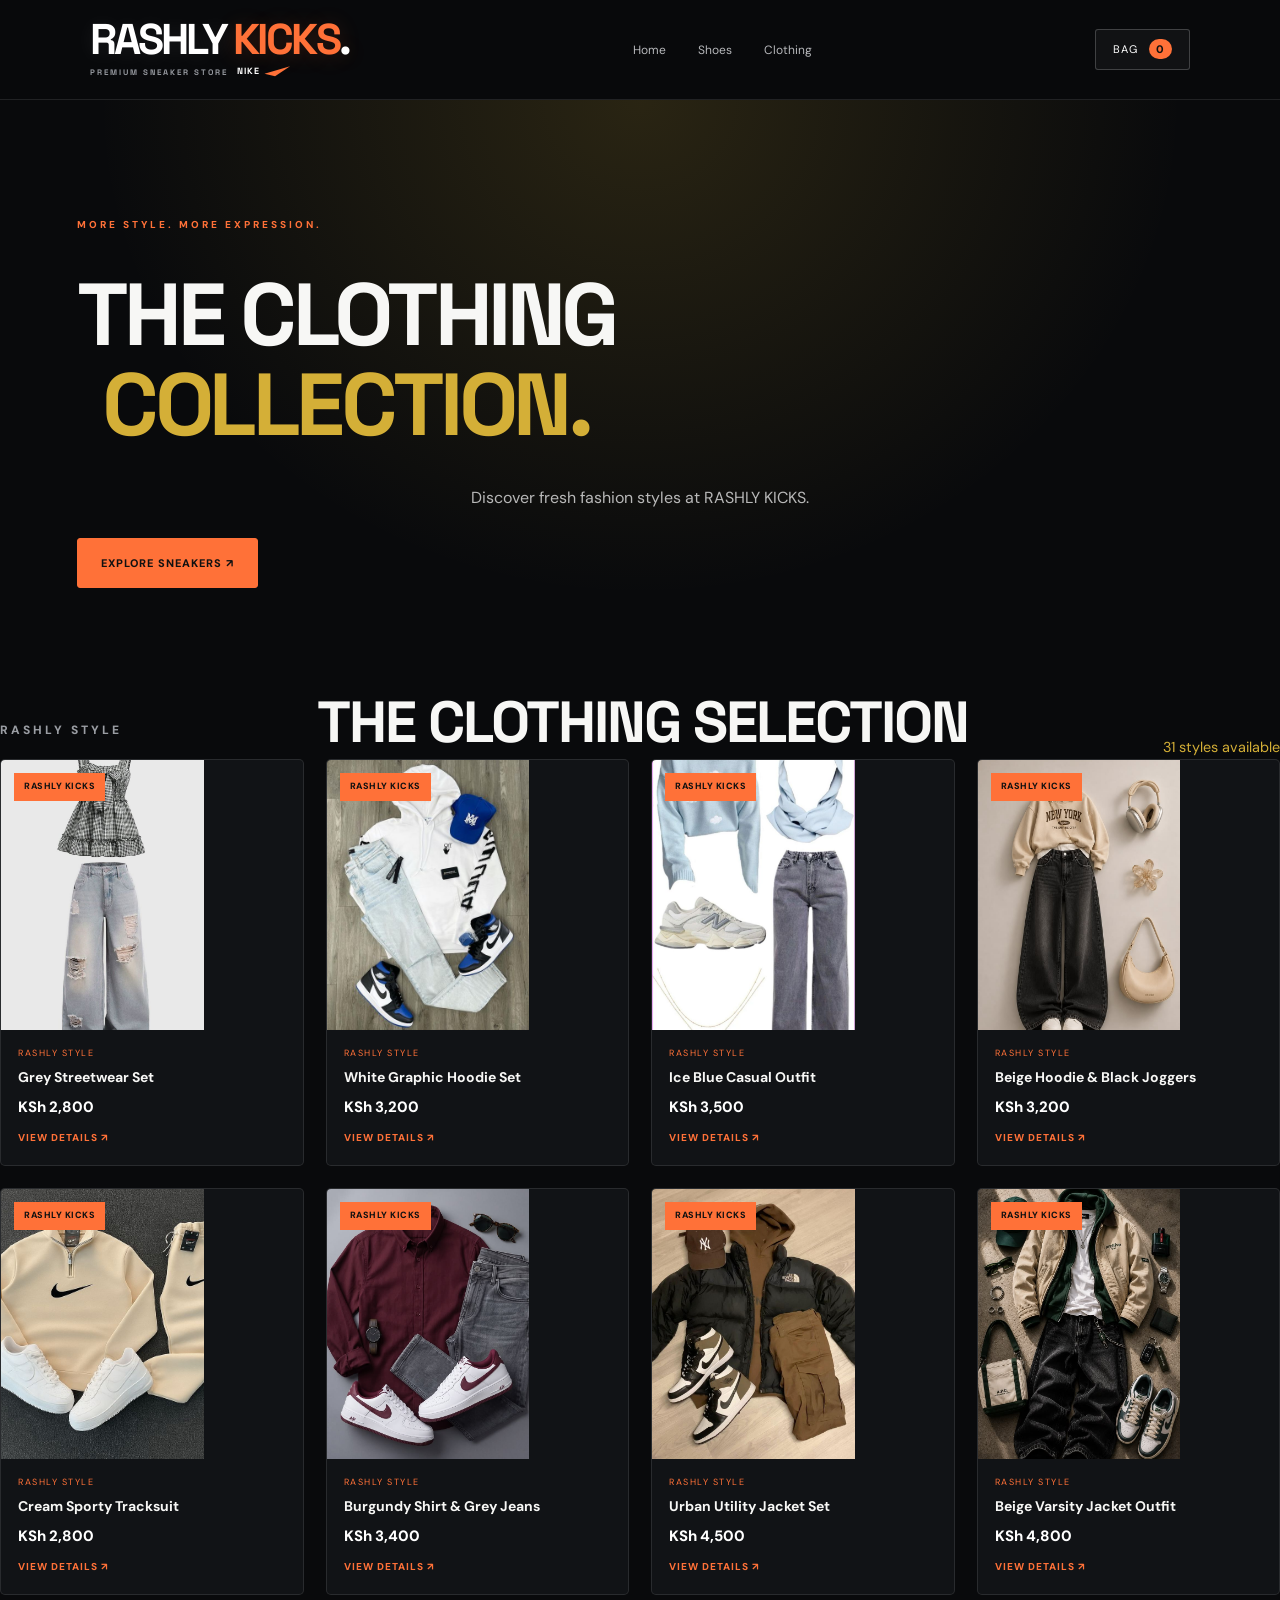
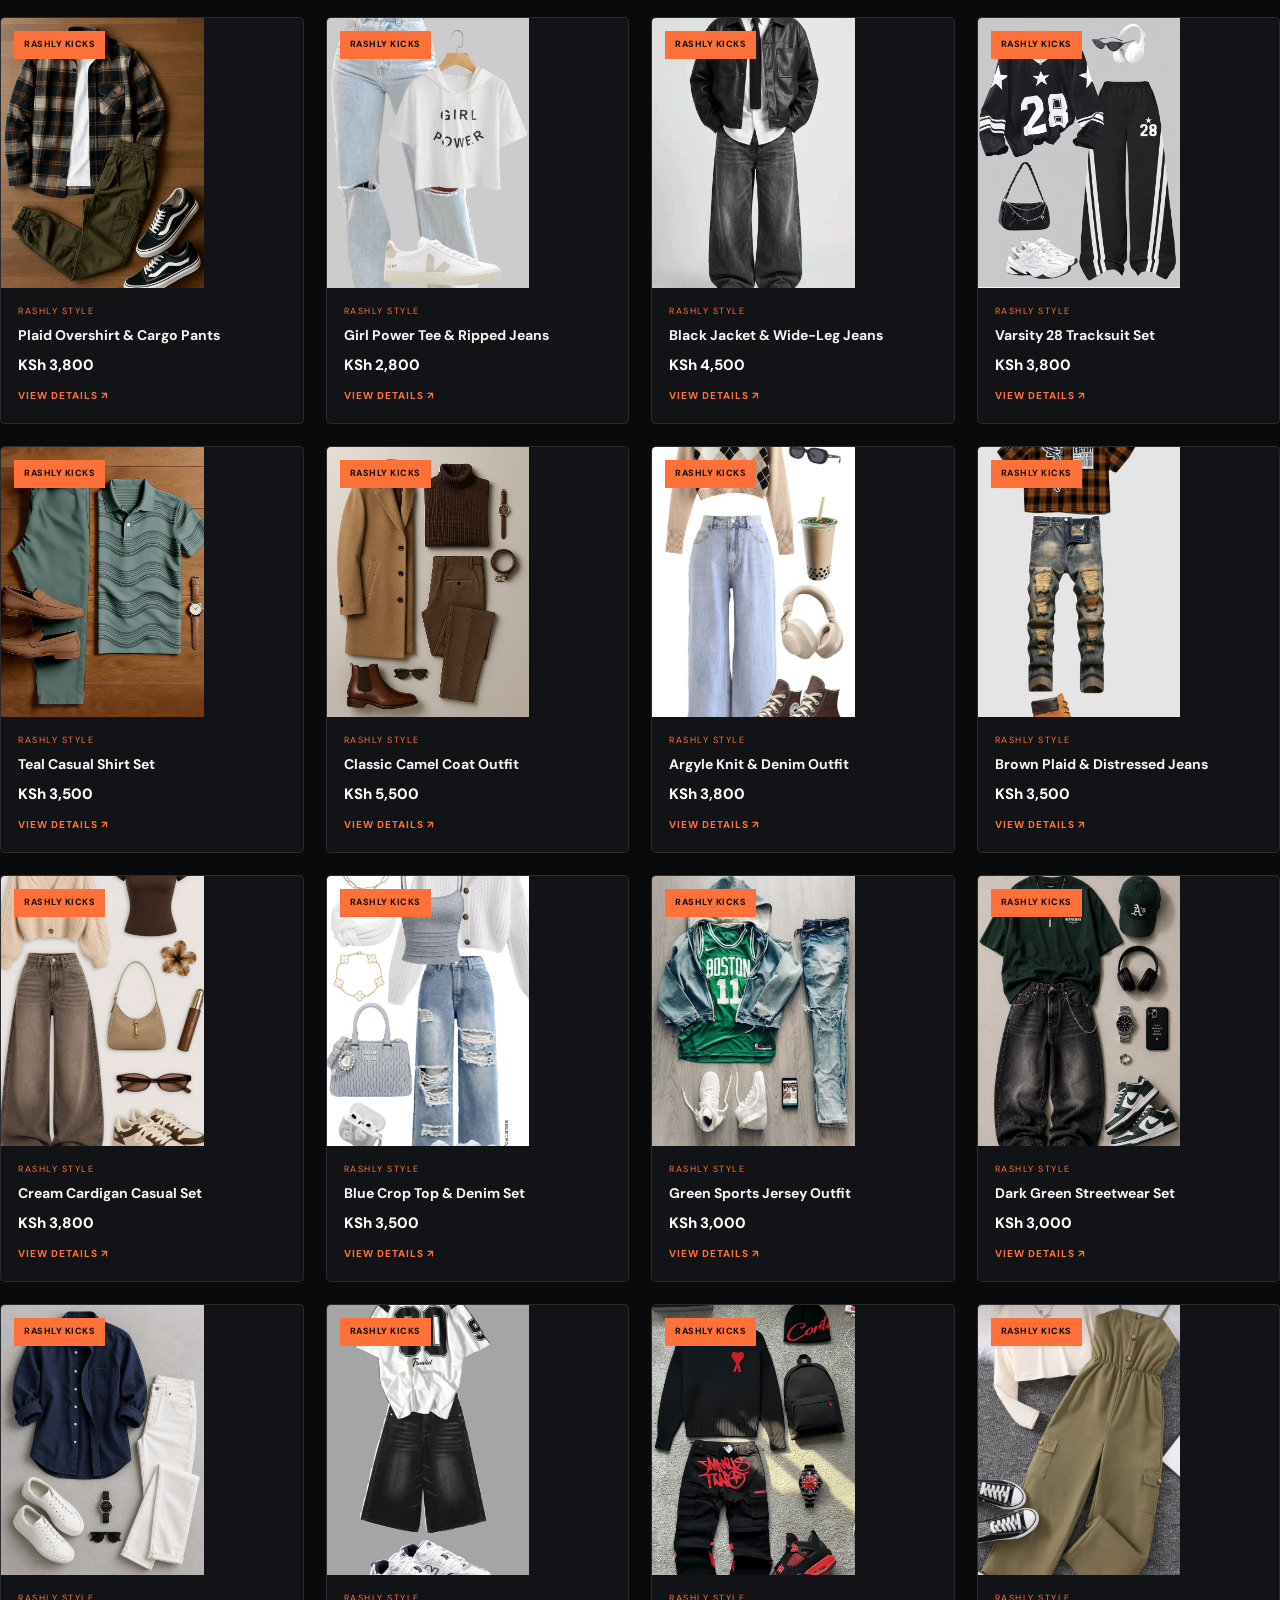
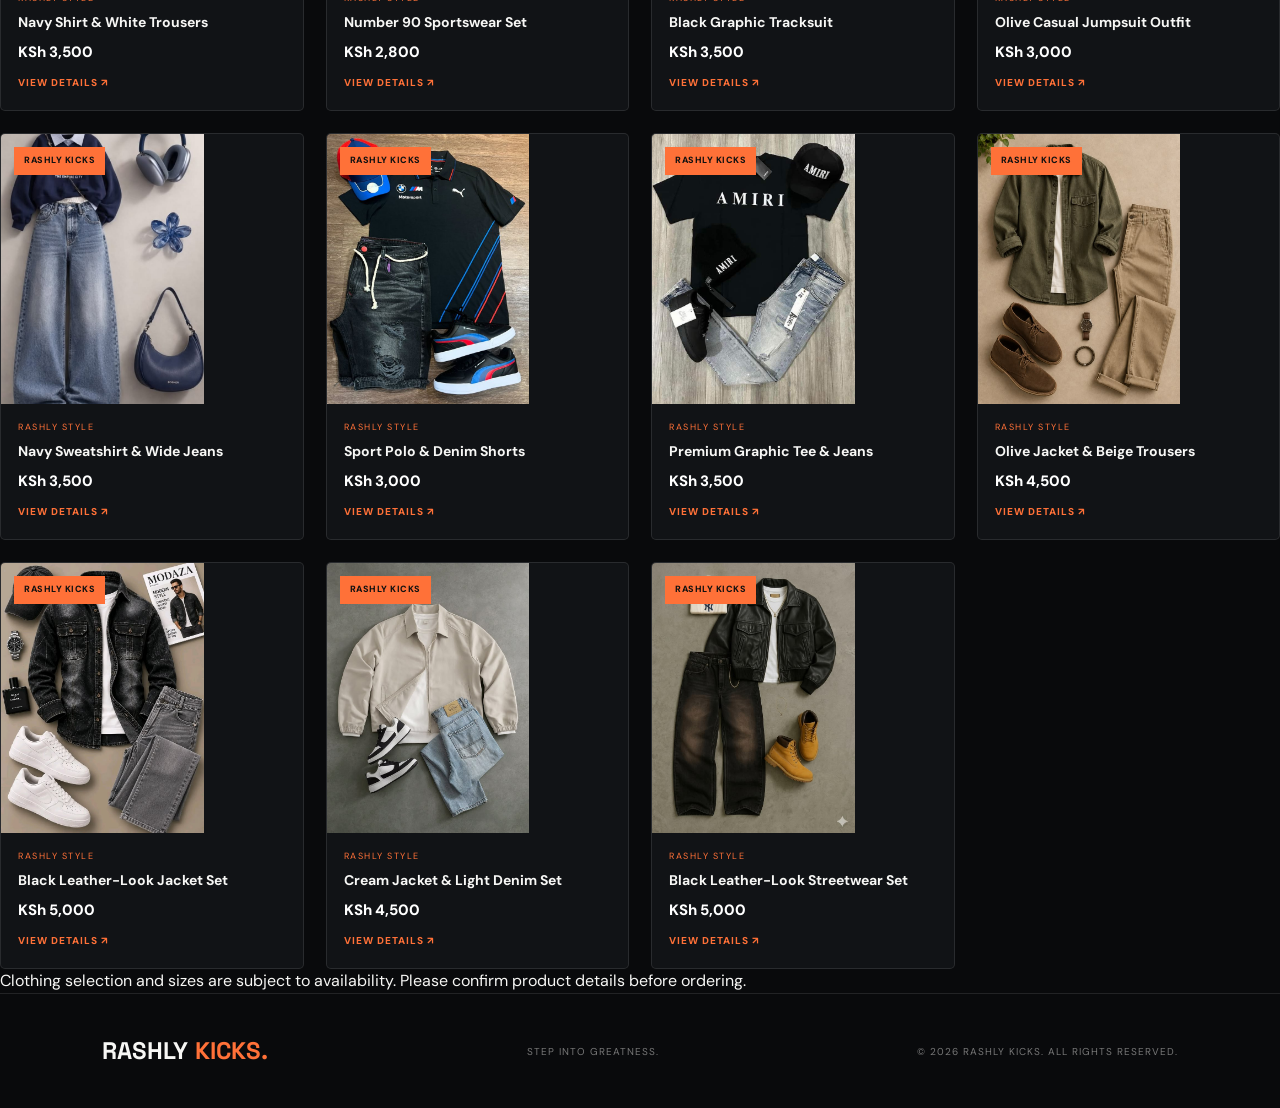
<file: clothing.html>
<!DOCTYPE html>
<html lang="en">
<head>
<meta charset="UTF-8">
<meta name="viewport" content="width=device-width, initial-scale=1">
<meta name="theme-color" content="#090a0c">
<title>Clothing | RASHLY KICKS</title>
<link rel="preconnect" href="https://fonts.googleapis.com">
<link href="https://fonts.googleapis.com/css2?family=DM+Sans:wght@400;500;600;700;800&family=Space+Grotesk:wght@400;500;600;700&display=swap" rel="stylesheet">
<link rel="stylesheet" href="css/style.css">
</head>
<body class="clothing-page" data-store-category="clothing">
<header class="header">
  <a class="logo" href="index.html" aria-label="Rashly Kicks home">
  <span class="brand-word">RASHLY</span>
  <span class="brand-kicks">KICKS<span class="brand-dot">.</span></span>
  <span class="brand-tagline">
    PREMIUM SNEAKER STORE
    <span class="brand-nike">NIKE
      <svg viewBox="0 0 60 24" aria-label="Nike Swoosh" role="img">
        <path d="M3 16.5 56 1 25 22 3 16.5Z" fill="currentColor"/>
      </svg>
    </span>
  </span>
</a>
  <nav>
    <a href="index.html">Home</a>
    <a href="shoes.html">Shoes</a>
    <a href="clothing.html">Clothing</a>
  </nav>
  <button class="cart-button" id="cart-toggle">BAG <span id="cart-count">0</span></button>
</header>


<main>
  <section class="clothing-hero">
    <p class="eyebrow">MORE STYLE. MORE EXPRESSION.</p>
    <h1>THE CLOTHING<br><span>COLLECTION.</span></h1>
    <p>Discover fresh fashion styles at RASHLY KICKS.</p>
    <a href="shoes.html" class="primary-button">EXPLORE SNEAKERS ↗</a>
  </section>

  <section class="product-section">
    <div class="section-heading">
      <p class="eyebrow">RASHLY STYLE</p>
      <h2>THE CLOTHING SELECTION</h2>
      <p id="catalogue-count">Loading clothing...</p>
    </div>
    <div class="product-grid" id="product-grid"></div>
    <p class="catalogue-note">
      Clothing selection and sizes are subject to availability.
      Please confirm product details before ordering.
    </p>
  </section>
</main>


<footer>
  <a class="logo" href="index.html">RASHLY<span>KICKS.</span></a>
  <p>STEP INTO GREATNESS.</p>
  <small>© 2026 RASHLY KICKS. ALL RIGHTS RESERVED.</small>
</footer>

<div class="cart-overlay" id="cart-overlay"></div>
<aside class="cart-panel" id="cart-panel">
  <div class="cart-heading"><h2>YOUR BAG</h2><button id="cart-close">✕</button></div>
  <div id="cart-items" class="cart-items"></div>
  <div class="cart-bottom">
    <div class="total-row"><span>TOTAL</span><strong id="cart-total">KSh 0</strong></div>
    <button id="checkout" class="primary-button checkout-button">ORDER ON WHATSAPP ↗</button>
  </div>
</aside>

<script src="js/products.js"></script>
<script src="js/store.js"></script>
</body>
</html>
</file>
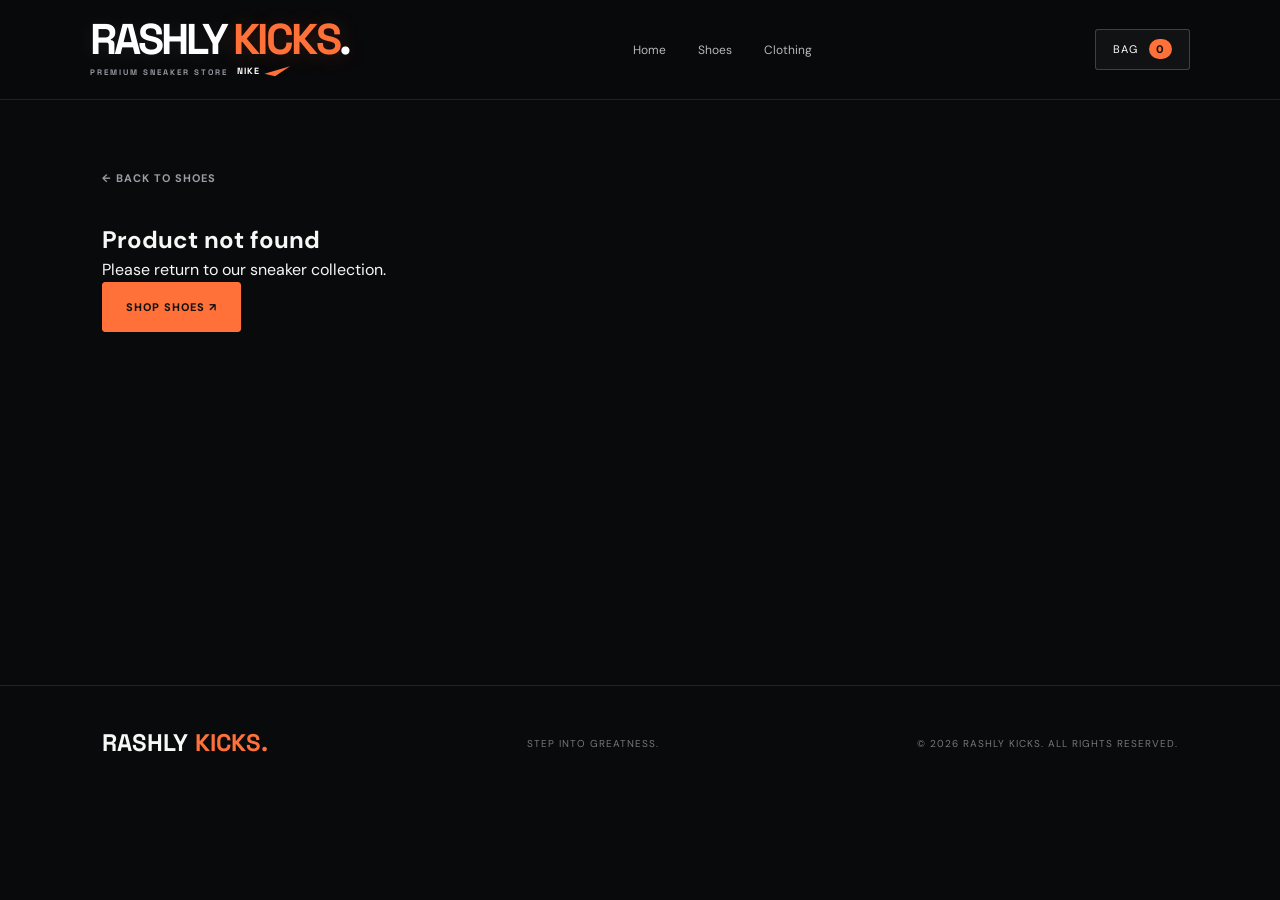
<file: product.html>
<!DOCTYPE html>
<html lang="en">
<head>
<meta charset="UTF-8">
<meta name="viewport" content="width=device-width, initial-scale=1">
<meta name="theme-color" content="#090a0c">
<title>Shoe Details | RASHLY KICKS</title>
<link rel="preconnect" href="https://fonts.googleapis.com">
<link href="https://fonts.googleapis.com/css2?family=DM+Sans:wght@400;500;600;700;800&family=Space+Grotesk:wght@400;500;600;700&display=swap" rel="stylesheet">
<link rel="stylesheet" href="css/style.css">
</head>
<body>
<header class="header">
  <a class="logo" href="index.html" aria-label="Rashly Kicks home">
  <span class="brand-word">RASHLY</span>
  <span class="brand-kicks">KICKS<span class="brand-dot">.</span></span>
  <span class="brand-tagline">
    PREMIUM SNEAKER STORE
    <span class="brand-nike">NIKE
      <svg viewBox="0 0 60 24" aria-label="Nike Swoosh" role="img">
        <path d="M3 16.5 56 1 25 22 3 16.5Z" fill="currentColor"/>
      </svg>
    </span>
  </span>
</a>
  <nav>
    <a href="index.html">Home</a>
    <a href="shoes.html">Shoes</a>
    <a href="clothing.html">Clothing</a>
  </nav>
  <button class="cart-button" id="cart-toggle">BAG <span id="cart-count">0</span></button>
</header>

<main>
<section class="product-detail-section">
  <a class="back-link" href="shoes.html">← BACK TO SHOES</a>
  <div id="product-detail">
    <p class="eyebrow">RASHLY KICKS COLLECTION</p>
    <p>Loading product details...</p>
  </div>
</section>
</main>

<footer>
  <a class="logo" href="index.html">RASHLY<span>KICKS.</span></a>
  <p>STEP INTO GREATNESS.</p>
  <small>© 2026 RASHLY KICKS. ALL RIGHTS RESERVED.</small>
</footer>

<div class="cart-overlay" id="cart-overlay"></div>
<aside class="cart-panel" id="cart-panel">
  <div class="cart-heading"><h2>YOUR BAG</h2><button id="cart-close">✕</button></div>
  <div id="cart-items" class="cart-items"></div>
  <div class="cart-bottom">
    <div class="total-row"><span>TOTAL</span><strong id="cart-total">KSh 0</strong></div>
    <button id="checkout" class="primary-button checkout-button">ORDER ON WHATSAPP ↗</button>
  </div>
</aside>

<script src="js/products.js"></script>
<script src="js/store.js"></script>
</body>
</html>
</file>
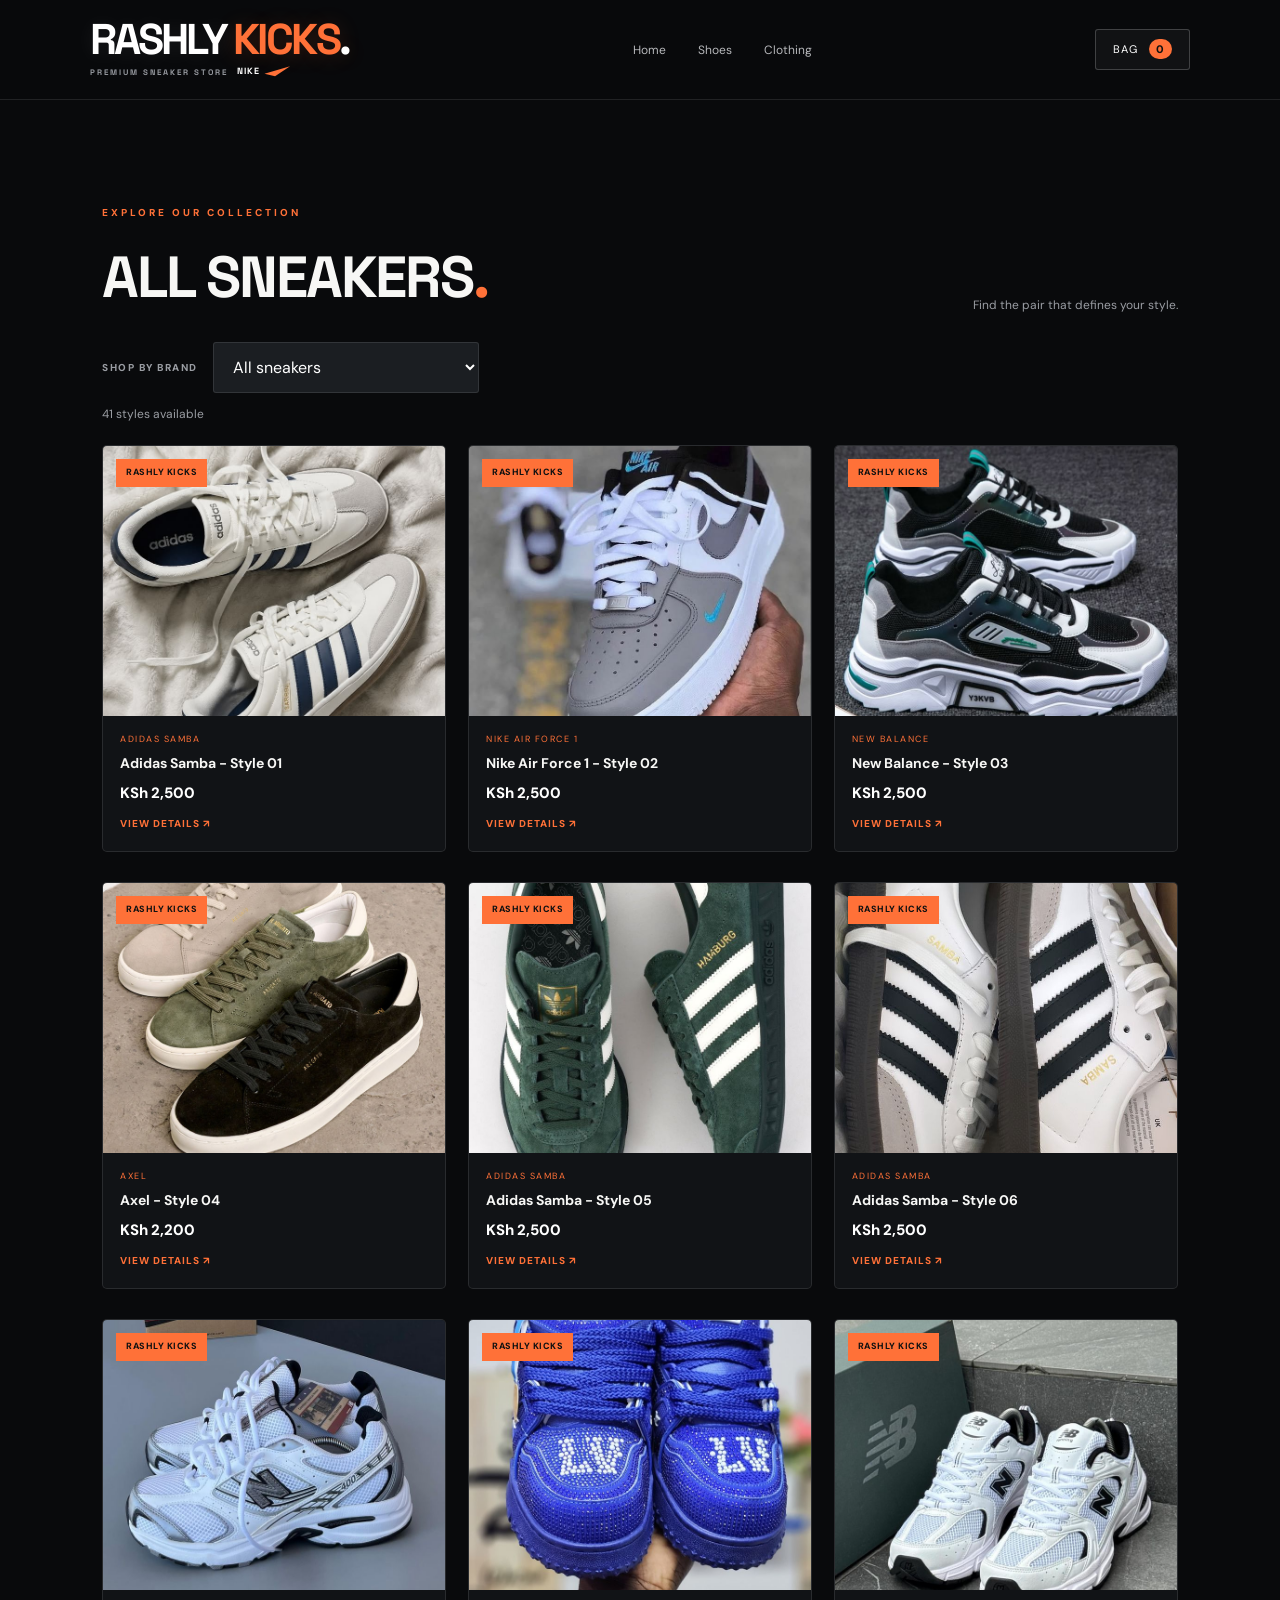
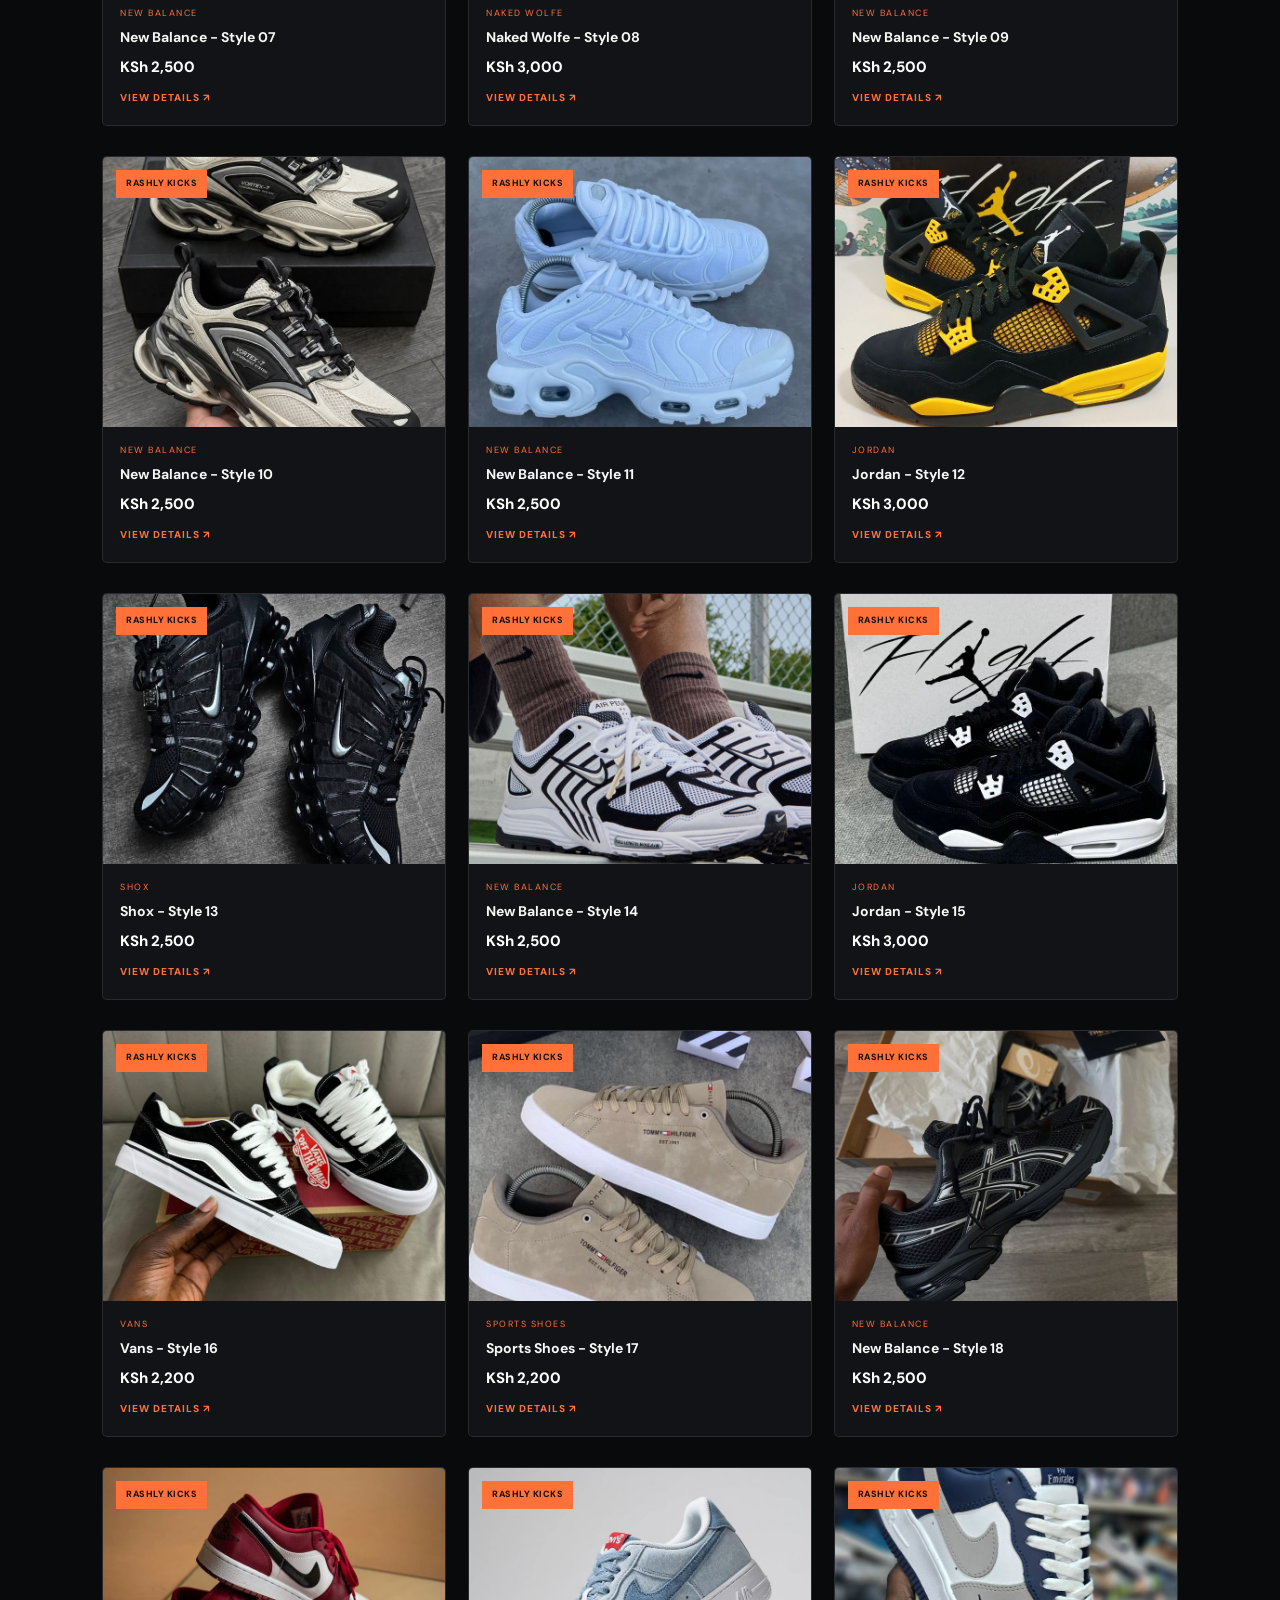
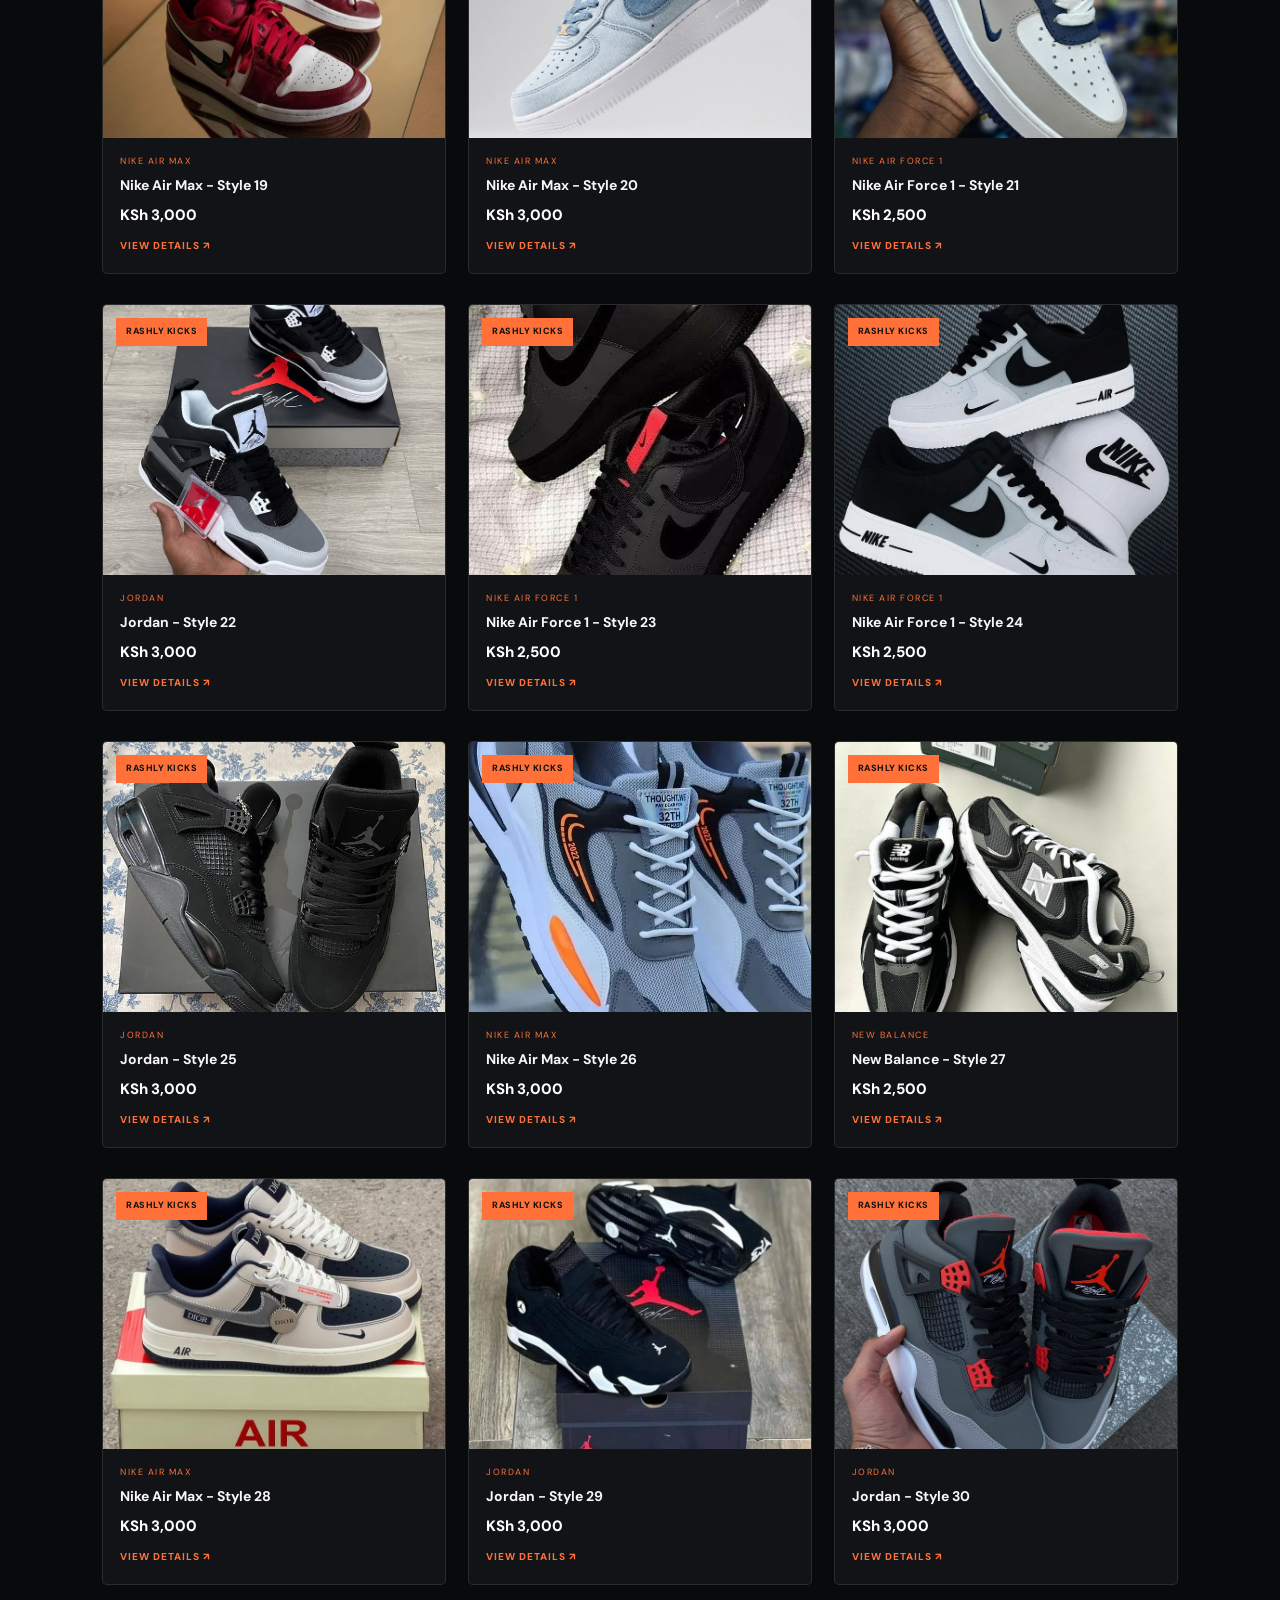
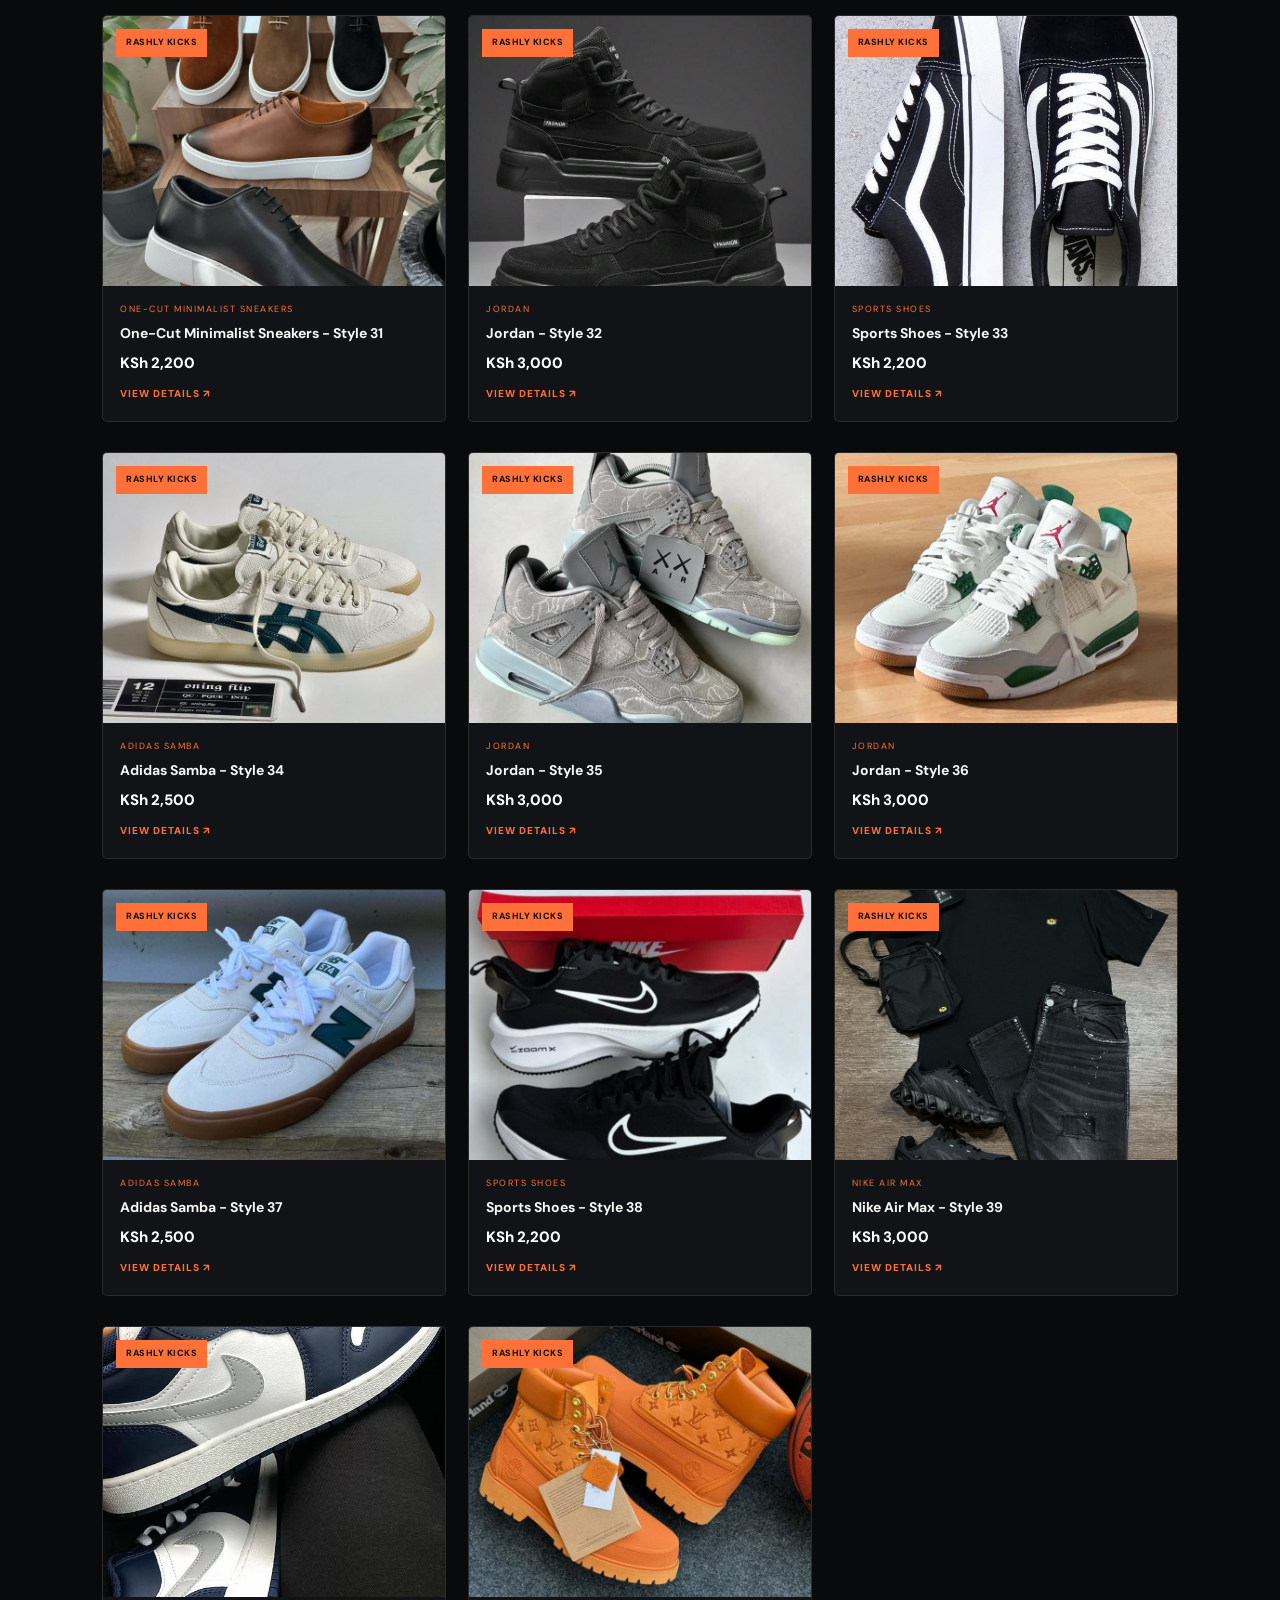
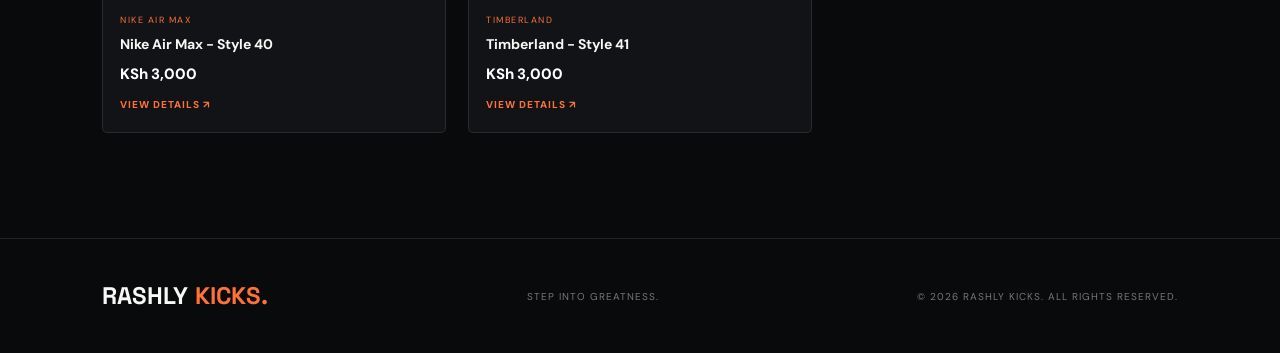
<file: shoes.html>
<!DOCTYPE html>
<html lang="en">
<head>
<meta charset="UTF-8">
<meta name="viewport" content="width=device-width, initial-scale=1">
<meta name="theme-color" content="#090a0c">
<title>Shop Sneakers | RASHLY KICKS</title>
<link rel="preconnect" href="https://fonts.googleapis.com">
<link href="https://fonts.googleapis.com/css2?family=DM+Sans:wght@400;500;600;700;800&family=Space+Grotesk:wght@400;500;600;700&display=swap" rel="stylesheet">
<link rel="stylesheet" href="css/style.css">
</head>
<body data-store-category="shoes">
<header class="header">
  <a class="logo" href="index.html" aria-label="Rashly Kicks home">
  <span class="brand-word">RASHLY</span>
  <span class="brand-kicks">KICKS<span class="brand-dot">.</span></span>
  <span class="brand-tagline">
    PREMIUM SNEAKER STORE
    <span class="brand-nike">NIKE
      <svg viewBox="0 0 60 24" aria-label="Nike Swoosh" role="img">
        <path d="M3 16.5 56 1 25 22 3 16.5Z" fill="currentColor"/>
      </svg>
    </span>
  </span>
</a>
  <nav>
    <a href="index.html">Home</a>
    <a href="shoes.html">Shoes</a>
    <a href="clothing.html">Clothing</a>
  </nav>
  <button class="cart-button" id="cart-toggle">BAG <span id="cart-count">0</span></button>
</header>

<main>
<section class="shop-section">
  <div class="section-heading">
    <div>
      <p class="eyebrow">EXPLORE OUR COLLECTION</p>
      <h2>ALL SNEAKERS<span>.</span></h2>
    </div>
    <p>Find the pair that defines your style.</p>
  </div>
  <div class="catalogue-tools">
    <label for="brand-filter">SHOP BY BRAND</label>
    <select id="brand-filter">
      <option value="All">All sneakers</option>
      <option>Adidas Samba</option>
      <option>Nike Air Force 1</option>
      <option>Nike Air Max</option>
      <option>Jordan</option>
      <option>New Balance</option>
      <option>Timberland</option>
      <option>Naked Wolfe</option>
      <option>Sports Shoes</option>
      <option>Axel</option>
      <option>Shox</option>
      <option>Vans</option>
      <option>One-Cut Minimalist Sneakers</option>
    </select>
  </div>
  <p id="catalogue-count" class="catalogue-count">41 styles available</p>
  <div class="product-grid" id="product-grid"></div>
</section>
</main>

<footer>
  <a class="logo" href="index.html">RASHLY<span>KICKS.</span></a>
  <p>STEP INTO GREATNESS.</p>
  <small>© 2026 RASHLY KICKS. ALL RIGHTS RESERVED.</small>
</footer>

<div class="cart-overlay" id="cart-overlay"></div>
<aside class="cart-panel" id="cart-panel">
  <div class="cart-heading"><h2>YOUR BAG</h2><button id="cart-close">✕</button></div>
  <div id="cart-items" class="cart-items"></div>
  <div class="cart-bottom">
    <div class="total-row"><span>TOTAL</span><strong id="cart-total">KSh 0</strong></div>
    <button id="checkout" class="primary-button checkout-button">ORDER ON WHATSAPP ↗</button>
  </div>
</aside>

<script src="js/products.js"></script>
<script src="js/store.js"></script>
</body>
</html>
</file>
<file: css/style.css>
:root {
  --bg: #090a0c;
  --panel: #141619;
  --panel2: #1b1e22;
  --white: #f7f7f5;
  --muted: #9a9da3;
  --orange: #ff7138;
  --line: rgba(255,255,255,.10);
}

* { margin: 0; padding: 0; box-sizing: border-box; }

html { scroll-behavior: smooth; }

body {
  background: var(--bg);
  color: var(--white);
  font-family: 'DM Sans', sans-serif;
  line-height: 1.5;
}

a { color: inherit; text-decoration: none; }
button { font: inherit; cursor: pointer; }

.header {
  min-height: 78px;
  padding: 0 7%;
  display: flex;
  align-items: center;
  justify-content: space-between;
  gap: 20px;
  position: sticky;
  top: 0;
  z-index: 8;
  background: rgba(9,10,12,.88);
  backdrop-filter: blur(18px);
  border-bottom: 1px solid var(--line);
}

.logo {
  font: 800 24px 'Space Grotesk', sans-serif;
  letter-spacing: -1.5px;
}

.logo span, .section-heading h2 span { color: var(--orange); }

nav { display: flex; gap: 32px; }
nav a {
  color: #b7b8bb;
  font-size: 12px;
  transition: color .2s;
}
nav a:hover { color: var(--orange); }

.cart-button {
  background: rgba(255,255,255,.04);
  border: 1px solid rgba(255,255,255,.2);
  color: white;
  padding: 11px 17px;
  font-size: 11px;
  letter-spacing: 1px;
  border-radius: 3px;
}

.cart-button span {
  background: var(--orange);
  color: #111;
  border-radius: 30px;
  padding: 3px 7px;
  margin-left: 7px;
  font-weight: 800;
}

.hero {
  min-height: 610px;
  padding: 75px 8%;
  display: grid;
  grid-template-columns: 1fr 1fr;
  align-items: center;
  gap: 55px;
  position: relative;
  overflow: hidden;
  background:
    radial-gradient(ellipse at 80% 40%, rgba(255,113,56,.15), transparent 48%),
    linear-gradient(120deg,#090a0c,#111316);
}

.eyebrow {
  color: var(--orange);
  font-size: 10px;
  font-weight: 800;
  letter-spacing: 3px;
  margin-bottom: 20px;
}

.hero h1 {
  font: 700 clamp(48px,7vw,88px)/.98 'Space Grotesk',sans-serif;
  letter-spacing: -5px;
}

.hero h1 span { color: var(--orange); }

.hero-description {
  color: #aeb0b4;
  line-height: 1.9;
  max-width: 410px;
  font-size: 14px;
  margin: 26px 0;
}

.primary-button {
  display: inline-flex;
  align-items: center;
  justify-content: center;
  gap: 22px;
  padding: 16px 23px;
  border: 1px solid var(--orange);
  border-radius: 3px;
  background: var(--orange);
  color: #111;
  font-size: 11px;
  font-weight: 800;
  letter-spacing: 1px;
  transition: .25s;
}

.primary-button:hover {
  background: transparent;
  color: var(--orange);
  transform: translateY(-3px);
}

.hero-note {
  color: #73767b;
  font-size: 9px;
  letter-spacing: 2px;
  margin-top: 60px;
}

.hero-image { position: relative; }
.hero-image img {
  width: 100%;
  max-height: 430px;
  object-fit: cover;
  border-radius: 5px;
  transform: rotate(-3deg);
  box-shadow: 0 25px 80px #000b;
}

.image-tag {
  position: absolute;
  bottom: 0;
  right: -12px;
  background: var(--orange);
  color: #111;
  padding: 16px 22px;
  font-size: 10px;
  line-height: 1.8;
  letter-spacing: 1px;
  box-shadow: 0 10px 35px #0008;
}

.hero-number {
  position: absolute;
  bottom: 20px;
  right: 8%;
  color: #73767b;
  font-size: 10px;
}

.benefits {
  background: var(--orange);
  color: #111;
  padding: 19px 6%;
  display: flex;
  justify-content: space-around;
  gap: 20px;
  flex-wrap: wrap;
  font-size: 10px;
  font-weight: 800;
  letter-spacing: 1px;
}

.shop-section { padding: 105px 8%; }

.section-heading {
  display: flex;
  align-items: end;
  justify-content: space-between;
  gap: 20px;
}

.section-heading h2 {
  font: 700 clamp(35px,5vw,58px) 'Space Grotesk',sans-serif;
  letter-spacing: -2px;
}

.section-heading > p { color: var(--muted); font-size: 12px; }

.filters {
  display: flex;
  gap: 10px;
  flex-wrap: wrap;
  margin: 35px 0;
}

.filter {
  background: transparent;
  border: 1px solid #36393e;
  border-radius: 3px;
  color: #aaa;
  padding: 11px 18px;
  font-size: 11px;
  transition: .2s;
}

.filter.active, .filter:hover {
  background: var(--orange);
  color: #111;
  border-color: var(--orange);
}

.product-grid {
  display: grid;
  grid-template-columns: repeat(3,minmax(0,1fr));
  gap: 30px 22px;
}

.product-card {
  min-width: 0;
  background: #111316;
  border: 1px solid var(--line);
  border-radius: 5px;
  overflow: hidden;
  transition: transform .3s,border-color .3s,box-shadow .3s;
}

.product-card:hover {
  transform: translateY(-6px);
  border-color: rgba(255,113,56,.5);
  box-shadow: 0 18px 45px #0007;
}

.product-image {
  position: relative;
  background: var(--panel2);
  height: 270px;
  overflow: hidden;
}

.product-image img {
  width: 100%;
  height: 100%;
  object-fit: cover;
  display: block;
  transition: transform .45s;
}

.product-card:hover .product-image img { transform: scale(1.07); }

.product-tag {
  position: absolute;
  z-index: 1;
  top: 13px;
  left: 13px;
  background: var(--orange);
  color: #111;
  font-size: 9px;
  font-weight: 800;
  padding: 7px 10px;
  letter-spacing: .5px;
}

.product-info { padding: 17px; }

.product-category {
  color: var(--orange);
  font-size: 9px;
  text-transform: uppercase;
  letter-spacing: 1.5px;
  margin-bottom: 6px;
}

.product-info h3 { font-size: 14px; margin-bottom: 8px; }

.product-price {
  font-size: 15px;
  color: white;
  font-weight: 800;
}

.add-button {
  width: 100%;
  margin-top: 17px;
  padding: 12px;
  border: 1px solid #484b50;
  border-radius: 3px;
  background: transparent;
  color: white;
  font-size: 10px;
  font-weight: 800;
  letter-spacing: 1px;
  transition: .2s;
}

.add-button:hover {
  background: var(--orange);
  color: #111;
  border-color: var(--orange);
}

.statement {
  text-align: center;
  padding: 105px 20px;
  background:
    radial-gradient(ellipse at center,rgba(255,113,56,.12),transparent 65%),
    linear-gradient(120deg,#17191c,#0d0e10);
  border-top: 1px solid var(--line);
  border-bottom: 1px solid var(--line);
}

.statement h2 {
  font: 700 clamp(35px,6vw,65px)/1.1 'Space Grotesk',sans-serif;
  letter-spacing: -3px;
}

.statement h2 span { color: var(--orange); }

.statement > p:not(.eyebrow) {
  color: #999;
  margin: 22px auto 28px;
  font-size: 13px;
  max-width: 450px;
  line-height: 1.8;
}

.store-location {
  padding: 75px 8%;
  display: grid;
  grid-template-columns: 1fr 1fr;
  gap: 35px;
  background: #101215;
}

.store-location h2 {
  font: 700 34px 'Space Grotesk',sans-serif;
  margin-bottom: 15px;
}

.store-location p {
  color: #a5a7aa;
  font-size: 13px;
  line-height: 1.9;
}

.store-contact {
  border: 1px solid var(--line);
  border-radius: 5px;
  padding: 25px;
  background: rgba(255,255,255,.025);
}

.store-contact strong {
  display: block;
  color: var(--orange);
  font-size: 10px;
  letter-spacing: 2px;
  margin-bottom: 7px;
}

.store-contact p { margin-bottom: 18px; }

.store-contact a { color: white; }
.store-contact a:hover { color: var(--orange); }

footer {
  padding: 45px 8%;
  display: flex;
  align-items: center;
  justify-content: space-between;
  flex-wrap: wrap;
  gap: 20px;
  border-top: 1px solid var(--line);
}

footer p, footer small {
  color: #777;
  font-size: 10px;
  letter-spacing: 1px;
}

.cart-overlay {
  position: fixed;
  inset: 0;
  background: #000b;
  z-index: 9;
  opacity: 0;
  visibility: hidden;
  transition: .3s;
}

.cart-overlay.open { opacity: 1; visibility: visible; }

.cart-panel {
  position: fixed;
  z-index: 10;
  top: 0;
  right: -430px;
  width: min(410px,92%);
  height: 100%;
  background: #17191c;
  border-left: 1px solid var(--line);
  padding: 25px;
  display: flex;
  flex-direction: column;
  transition: right .3s ease;
}

.cart-panel.open { right: 0; }

.cart-heading, .total-row {
  display: flex;
  justify-content: space-between;
  align-items: center;
}

.cart-heading { padding-bottom: 22px; border-bottom: 1px solid #333; }
.cart-heading h2 { font: 700 22px 'Space Grotesk'; }
.cart-heading button { background: none; color: white; border: 0; font-size: 20px; }

.cart-items { flex: 1; overflow-y: auto; padding: 20px 0; }
.empty-cart { color: #888; font-size: 13px; }

.cart-item {
  display: flex;
  gap: 14px;
  align-items: center;
  padding: 13px 0;
  border-bottom: 1px solid #333;
}

.cart-item img {
  width: 75px;
  height: 75px;
  object-fit: cover;
  border-radius: 4px;
}

.cart-item-details { flex: 1; }
.cart-item h4 { font-size: 12px; margin-bottom: 5px; }
.cart-item p { color: var(--orange); font-size: 12px; font-weight: 700; }
.cart-item button { background: none; border: 0; color: #aaa; font-size: 11px; margin-top: 7px; }

.cart-bottom { border-top: 1px solid #333; padding-top: 22px; }
.total-row { margin-bottom: 20px; font-size: 13px; }
.total-row strong { color: var(--orange); font-size: 19px; }
.checkout-button { width: 100%; }

@media(max-width:750px) {
  .header { padding: 0 5%; min-height: 70px; }
  nav { gap: 13px; }
  nav a { font-size: 11px; }
  .logo { font-size: 19px; }
  .cart-button { padding: 9px 10px; font-size: 10px; }
  .hero { grid-template-columns: 1fr; padding: 60px 7% 75px; gap: 40px; }
  .hero h1 { letter-spacing: -3px; }
  .hero-image { max-width: 480px; width: 92%; margin: auto; }
  .hero-note { margin-top: 35px; }
  .benefits { justify-content: flex-start; padding: 18px 7%; }
  .shop-section { padding: 75px 6%; }
  .section-heading { align-items: flex-start; flex-direction: column; }
  .product-grid { grid-template-columns: repeat(2,minmax(0,1fr)); gap: 20px 12px; }
  .product-image { height: 185px; }
  .product-info { padding: 12px; }
  .product-info h3 { font-size: 12px; }
  .product-price { font-size: 13px; }
  .add-button { padding: 11px 5px; font-size: 9px; }
  .store-location { grid-template-columns: 1fr; padding: 60px 7%; }
  footer { flex-direction: column; align-items: flex-start; }
}

@media(max-width:380px) {
  nav { gap: 8px; }
  nav a { font-size: 10px; }
  .logo { font-size: 17px; }
  .product-image { height: 155px; }
  .product-info h3 { font-size: 11px; }
}

/* RASHLY KICKS MULTI-PAGE STORE */
.catalogue-tools {
  display: flex;
  align-items: center;
  flex-wrap: wrap;
  gap: 15px;
  margin: 28px 0 12px;
}
.catalogue-tools label {
  color: var(--muted);
  font-size: 10px;
  font-weight: 800;
  letter-spacing: 1.5px;
}
.catalogue-tools select,
.size-select {
  background: var(--panel2);
  color: white;
  border: 1px solid var(--line);
  border-radius: 3px;
  padding: 13px 15px;
  font: inherit;
  min-width: 190px;
}
.catalogue-count {
  color: var(--muted);
  font-size: 12px;
  margin: 12px 0 22px;
}
.product-card-link {
  display: block;
}
.product-card-link:focus-visible,
.back-link:focus-visible {
  outline: 2px solid var(--orange);
  outline-offset: 4px;
}
.view-product {
  display: inline-block;
  color: var(--orange);
  font-size: 10px;
  font-weight: 800;
  letter-spacing: 1px;
  margin-top: 12px;
}
.product-detail-section {
  padding: 65px 8% 100px;
  min-height: 65vh;
}
.back-link {
  display: inline-block;
  color: var(--muted);
  font-size: 11px;
  font-weight: 700;
  letter-spacing: 1px;
  margin-bottom: 35px;
}
.product-detail-layout {
  display: grid;
  grid-template-columns: minmax(0,1.1fr) minmax(0,.9fr);
  gap: 55px;
  align-items: center;
}
.product-detail-image {
  background: var(--panel2);
  border: 1px solid var(--line);
  border-radius: 5px;
  overflow: hidden;
}
.product-detail-image img {
  width: 100%;
  display: block;
  aspect-ratio: 1 / 1;
  object-fit: cover;
}
.product-detail-info .eyebrow { margin-bottom: 13px; }
.product-detail-info h1 {
  font: 700 clamp(30px,5vw,52px)/1.08 'Space Grotesk',sans-serif;
  margin-bottom: 16px;
}
.detail-price {
  color: var(--orange);
  font-size: 25px;
  font-weight: 800;
  margin: 18px 0;
}
.detail-description {
  color: var(--muted);
  font-size: 14px;
  line-height: 1.8;
  margin-bottom: 25px;
}
.size-label {
  display: block;
  font-size: 11px;
  font-weight: 800;
  letter-spacing: 1px;
  margin: 20px 0 10px;
}
.size-select { width: 100%; max-width: 320px; }
.detail-add-button {
  display: block;
  width: 100%;
  max-width: 320px;
  margin-top: 20px;
  border: 0;
  background: var(--orange);
  color: #111;
  padding: 16px;
  font-weight: 800;
  letter-spacing: 1px;
}
.detail-note {
  color: var(--muted);
  font-size: 11px;
  margin-top: 15px;
}
.clothing-hero {
  min-height: 65vh;
  padding: 100px 8%;
  display: flex;
  flex-direction: column;
  align-items: flex-start;
  justify-content: center;
  background: radial-gradient(ellipse at 80% 40%,rgba(255,113,56,.14),transparent 50%),#0d0f11;
}
.clothing-hero h1 {
  font: 700 clamp(42px,8vw,82px)/1 'Space Grotesk',sans-serif;
  letter-spacing: -3px;
  margin-bottom: 22px;
}
.clothing-hero h1 span { color: var(--orange); }
.clothing-hero > p:not(.eyebrow) {
  color: var(--muted);
  margin-bottom: 25px;
}
.coming-soon {
  border: 1px solid var(--line);
  color: var(--orange);
  padding: 13px 17px;
  font-size: 10px;
  font-weight: 800;
  letter-spacing: 1.5px;
  margin-top: 40px;
}
.cart-item-size {
  color: var(--muted);
  font-size: 11px;
  margin-top: 4px;
}
.cart-quantity {
  display: flex;
  align-items: center;
  gap: 10px;
  margin-top: 8px;
}
.cart-quantity button {
  background: var(--panel2);
  border: 1px solid var(--line);
  color: white;
  width: 27px;
  height: 27px;
}
@media(max-width:750px) {
  .product-detail-section { padding: 45px 6% 75px; }
  .product-detail-layout { grid-template-columns: 1fr; gap: 28px; }
  .product-detail-info h1 { font-size: 32px; }
  .clothing-hero { padding: 80px 7%; }
  .catalogue-tools { align-items: flex-start; flex-direction: column; }
  .catalogue-tools select { width: 100%; }
}

/* RASHLY KICKS MULTI-PAGE STORE */
.catalogue-tools {
  display: flex;
  align-items: center;
  flex-wrap: wrap;
  gap: 15px;
  margin: 28px 0 12px;
}
.catalogue-tools label {
  color: var(--muted);
  font-size: 10px;
  font-weight: 800;
  letter-spacing: 1.5px;
}
.catalogue-tools select,
.size-select {
  background: var(--panel2);
  color: white;
  border: 1px solid var(--line);
  border-radius: 3px;
  padding: 13px 15px;
  font: inherit;
  min-width: 190px;
}
.catalogue-count {
  color: var(--muted);
  font-size: 12px;
  margin: 12px 0 22px;
}
.product-card-link {
  display: block;
}
.product-card-link:focus-visible,
.back-link:focus-visible {
  outline: 2px solid var(--orange);
  outline-offset: 4px;
}
.view-product {
  display: inline-block;
  color: var(--orange);
  font-size: 10px;
  font-weight: 800;
  letter-spacing: 1px;
  margin-top: 12px;
}
.product-detail-section {
  padding: 65px 8% 100px;
  min-height: 65vh;
}
.back-link {
  display: inline-block;
  color: var(--muted);
  font-size: 11px;
  font-weight: 700;
  letter-spacing: 1px;
  margin-bottom: 35px;
}
.product-detail-layout {
  display: grid;
  grid-template-columns: minmax(0,1.1fr) minmax(0,.9fr);
  gap: 55px;
  align-items: center;
}
.product-detail-image {
  background: var(--panel2);
  border: 1px solid var(--line);
  border-radius: 5px;
  overflow: hidden;
}
.product-detail-image img {
  width: 100%;
  display: block;
  aspect-ratio: 1 / 1;
  object-fit: cover;
}
.product-detail-info .eyebrow { margin-bottom: 13px; }
.product-detail-info h1 {
  font: 700 clamp(30px,5vw,52px)/1.08 'Space Grotesk',sans-serif;
  margin-bottom: 16px;
}
.detail-price {
  color: var(--orange);
  font-size: 25px;
  font-weight: 800;
  margin: 18px 0;
}
.detail-description {
  color: var(--muted);
  font-size: 14px;
  line-height: 1.8;
  margin-bottom: 25px;
}
.size-label {
  display: block;
  font-size: 11px;
  font-weight: 800;
  letter-spacing: 1px;
  margin: 20px 0 10px;
}
.size-select { width: 100%; max-width: 320px; }
.detail-add-button {
  display: block;
  width: 100%;
  max-width: 320px;
  margin-top: 20px;
  border: 0;
  background: var(--orange);
  color: #111;
  padding: 16px;
  font-weight: 800;
  letter-spacing: 1px;
}
.detail-note {
  color: var(--muted);
  font-size: 11px;
  margin-top: 15px;
}
.clothing-hero {
  min-height: 65vh;
  padding: 100px 8%;
  display: flex;
  flex-direction: column;
  align-items: flex-start;
  justify-content: center;
  background: radial-gradient(ellipse at 80% 40%,rgba(255,113,56,.14),transparent 50%),#0d0f11;
}
.clothing-hero h1 {
  font: 700 clamp(42px,8vw,82px)/1 'Space Grotesk',sans-serif;
  letter-spacing: -3px;
  margin-bottom: 22px;
}
.clothing-hero h1 span { color: var(--orange); }
.clothing-hero > p:not(.eyebrow) {
  color: var(--muted);
  margin-bottom: 25px;
}
.coming-soon {
  border: 1px solid var(--line);
  color: var(--orange);
  padding: 13px 17px;
  font-size: 10px;
  font-weight: 800;
  letter-spacing: 1.5px;
  margin-top: 40px;
}
.cart-item-size {
  color: var(--muted);
  font-size: 11px;
  margin-top: 4px;
}
.cart-quantity {
  display: flex;
  align-items: center;
  gap: 10px;
  margin-top: 8px;
}
.cart-quantity button {
  background: var(--panel2);
  border: 1px solid var(--line);
  color: white;
  width: 27px;
  height: 27px;
}
@media(max-width:750px) {
  .product-detail-section { padding: 45px 6% 75px; }
  .product-detail-layout { grid-template-columns: 1fr; gap: 28px; }
  .product-detail-info h1 { font-size: 32px; }
  .clothing-hero { padding: 80px 7%; }
  .catalogue-tools { align-items: flex-start; flex-direction: column; }
  .catalogue-tools select { width: 100%; }
}


/* RASHLY KICKS — PREMIUM BRAND IDENTITY */
.header {
  min-height: 100px;
  padding-top: 10px;
  padding-bottom: 10px;
}

.logo {
  display: grid;
  grid-template-columns: auto auto;
  align-items: end;
  justify-content: start;
  column-gap: 7px;
  row-gap: 1px;
  flex-shrink: 0;
  line-height: 1;
  letter-spacing: 0;
}

.logo .brand-word {
  color: #fff;
  font-family: 'Space Grotesk', sans-serif;
  font-size: clamp(29px, 3.5vw, 43px);
  font-weight: 900;
  letter-spacing: -2.8px;
  line-height: .9;
  text-shadow: 0 2px 20px rgba(255,255,255,.09);
}

.logo .brand-kicks {
  color: var(--orange);
  font-family: 'Space Grotesk', sans-serif;
  font-size: clamp(29px, 3.5vw, 43px);
  font-weight: 900;
  letter-spacing: -2.5px;
  line-height: .9;
  text-shadow: 0 2px 22px rgba(255,113,56,.2);
}

.logo .brand-dot {
  color: #fff;
}

.logo .brand-tagline {
  grid-column: 1 / -1;
  display: flex;
  align-items: center;
  gap: 9px;
  margin-top: 5px;
  color: #96999f;
  font-size: 8px;
  font-weight: 800;
  letter-spacing: 2px;
}

.logo .brand-nike {
  display: inline-flex;
  align-items: center;
  gap: 3px;
  color: #fff;
  font-size: 9px;
  font-weight: 900;
  letter-spacing: 1px;
}

.logo .brand-nike svg {
  width: 29px;
  height: 13px;
  color: var(--orange);
  display: block;
}

@media(max-width:750px) {
  .header {
    display: grid;
    grid-template-columns: minmax(0,1fr) auto;
    gap: 9px 8px;
    min-height: auto;
    padding: 12px 4%;
  }

  .logo {
    grid-column: 1;
    grid-row: 1;
  }

  .logo .brand-word,
  .logo .brand-kicks {
    font-size: clamp(25px, 7vw, 34px);
    letter-spacing: -2px;
  }

  .logo .brand-tagline {
    font-size: 7px;
    letter-spacing: 1.3px;
    gap: 6px;
  }

  .logo .brand-nike svg {
    width: 24px;
  }

  .header nav {
    grid-column: 1 / -1;
    grid-row: 2;
    justify-content: center;
    flex-wrap: wrap;
    gap: 17px;
    padding: 8px 0 2px;
  }

  .header .cart-button {
    grid-column: 2;
    grid-row: 1;
    white-space: nowrap;
  }
}

@media(max-width:380px) {
  .header nav {
    gap: 12px;
  }

  .logo .brand-word,
  .logo .brand-kicks {
    font-size: 25px;
  }
}


/* RASHLY KICKS — CLOTHING COLLECTION */
.clothing-page .clothing-hero {
  padding: 85px 6% 65px;
  text-align: center;
  background: radial-gradient(ellipse at 50% 0%, rgba(212,175,55,.16), transparent 60%), #090a0c;
}
.clothing-page .clothing-hero h1 {
  font-family: "Space Grotesk", sans-serif;
  font-size: clamp(2.5rem, 8vw, 5.5rem);
  line-height: 1.02;
  margin: 18px 0;
  letter-spacing: -.05em;
}
.clothing-page .clothing-hero h1 span { color: #d4af37; }
.clothing-page .clothing-hero > p:not(.eyebrow) { color: #b8b8b8; margin: 18px auto 28px; }
.clothing-page .catalogue-section { padding: 55px 5%; }
.clothing-page .catalogue-heading {
  display: flex; align-items: end; justify-content: space-between;
  gap: 20px; margin-bottom: 30px;
}
.clothing-page .catalogue-heading h2 {
  font-family: "Space Grotesk", sans-serif;
  font-size: clamp(1.5rem, 4vw, 2.5rem);
}
.clothing-page #catalogue-count { color: #d4af37; font-size: .9rem; }
.clothing-page .product-grid {
  display: grid; grid-template-columns: repeat(4, minmax(0, 1fr)); gap: 22px;
}
.clothing-page .product-image { aspect-ratio: 3 / 4; overflow: hidden; background: #151515; }
.clothing-page .product-image img {
  width: 100%; height: 100%; object-fit: cover; display: block;
  transition: transform .4s ease;
}
.clothing-page .product-card:hover .product-image img { transform: scale(1.045); }
.clothing-page .clothing-disclaimer { color: #aaa; font-size: .85rem; line-height: 1.7; margin-top: 30px; }
@media (max-width: 900px) {
  .clothing-page .product-grid { grid-template-columns: repeat(3, minmax(0, 1fr)); }
}
@media (max-width: 600px) {
  .clothing-page .clothing-hero { padding: 65px 5% 50px; }
  .clothing-page .catalogue-section { padding: 38px 4%; }
  .clothing-page .product-grid { grid-template-columns: repeat(2, minmax(0, 1fr)); gap: 13px; }
  .clothing-page .catalogue-heading { align-items: start; flex-direction: column; }
}
</file>
